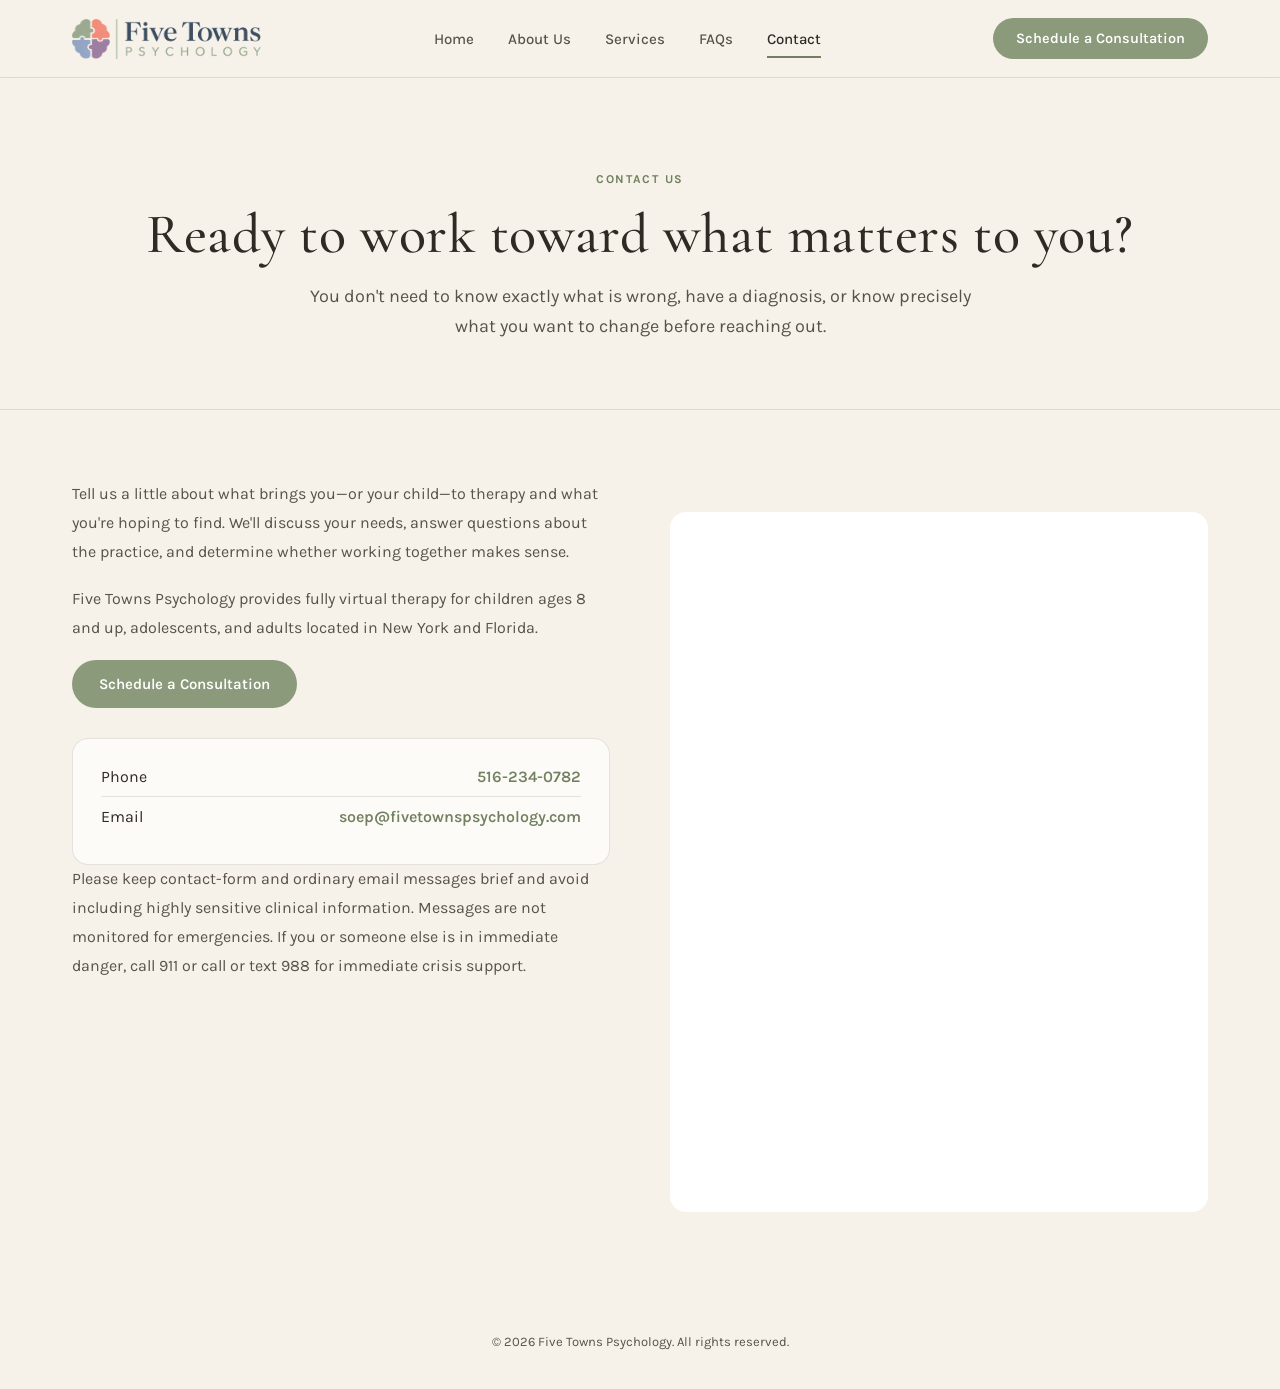
<file: contact/index.html>
<!doctype html>
<html lang="en">
<head>
<meta charset="UTF-8" />
<meta name="viewport" content="width=device-width, initial-scale=1.0" />
<title>Contact Us | Five Towns Psychology</title>
<meta name="description" content="Reach out to Five Towns Psychology to schedule a consultation. Fully virtual therapy for children, adolescents, and adults in New York and Florida." />
<link rel="preconnect" href="https://fonts.googleapis.com">
<link rel="preconnect" href="https://fonts.gstatic.com" crossorigin>
<link href="https://fonts.googleapis.com/css2?family=Cormorant+Garamond:ital,wght@0,400;0,500;0,600;1,400&family=Karla:wght@400;500;600;700&display=swap" rel="stylesheet">
<link rel="stylesheet" href="/assets/site.css">
<link rel="icon" href="/favicon.ico" sizes="any">
<link rel="icon" href="/assets/icon-192.png" type="image/png" sizes="192x192">
<link rel="apple-touch-icon" href="/apple-touch-icon.png">
</head>
<body>

<header>
  <div class="nav">
    <a class="brand" href="/">
      <img class="brand-logo" src="/assets/logo.png" alt="Five Towns Psychology">
    </a>
    <nav class="nav-links">
      <a href="/">Home</a>
      <a href="/about-us/">About Us</a>
      <a href="/services/">Services</a>
      <a href="/faq/">FAQs</a>
      <a href="/contact/" class="active">Contact</a>
    </nav>
    <div class="nav-cta">
      <a href="#booking" class="btn btn-primary btn-header"><span class="long">Schedule a Consultation</span><span class="short">Schedule</span></a>
      <button class="menu-toggle" aria-label="Open menu" aria-expanded="false" aria-controls="mobile-menu">
        <svg viewBox="0 0 24 24" fill="none" stroke="currentColor" stroke-width="1.8"><path d="M3 6h18M3 12h18M3 18h18"/></svg>
      </button>
    </div>
  </div>
  <nav id="mobile-menu" class="mobile-menu" aria-label="Mobile navigation">
    <a href="/">Home</a>
    <a href="/about-us/">About Us</a>
    <a href="/services/">Services</a>
    <a href="/faq/">FAQs</a>
    <a href="/contact/">Contact</a>
  </nav>
</header>

<main>

  <section class="page-hero">
    <div class="wrap">
      <p class="eyebrow">Contact Us</p>
      <h1>Ready to work toward what matters to you?</h1>
      <p>You don't need to know exactly what is wrong, have a diagnosis, or know precisely what you want to change before reaching out.</p>
    </div>
  </section>

  <section class="contact-wrap">
    <div class="wrap contact-grid">
      <div class="contact-copy">
        <p>Tell us a little about what brings you&mdash;or your child&mdash;to therapy and what you're hoping to find. We'll discuss your needs, answer questions about the practice, and determine whether working together makes sense.</p>
        <p>Five Towns Psychology provides fully virtual therapy for children ages 8 and up, adolescents, and adults located in New York and Florida.</p>
        <a href="#booking" class="btn btn-primary">Schedule a Consultation</a>

        <div class="contact-details">
          <div class="row"><span>Phone</span><a href="tel:5162340782">516-234-0782</a></div>
          <div class="row"><span>Email</span><a href="mailto:soep@fivetownspsychology.com">soep@fivetownspsychology.com</a></div>
        </div>
        <p class="contact-note">Please keep contact-form and ordinary email messages brief and avoid including highly sensitive clinical information. Messages are not monitored for emergencies. If you or someone else is in immediate danger, call 911 or call or text 988 for immediate crisis support.</p>
      </div>

      <div id="booking">
        <iframe class="booking-embed" src="https://a-soep.clientsecure.me/contact-widget" title="Schedule an appointment with Five Towns Psychology" loading="lazy"></iframe>
      </div>
    </div>
  </section>

</main>

<footer><div class="wrap">&copy; <span id="year"></span> Five Towns Psychology. All rights reserved.</div></footer>
<script src="/assets/site.js"></script>
</body>
</html>
</file>
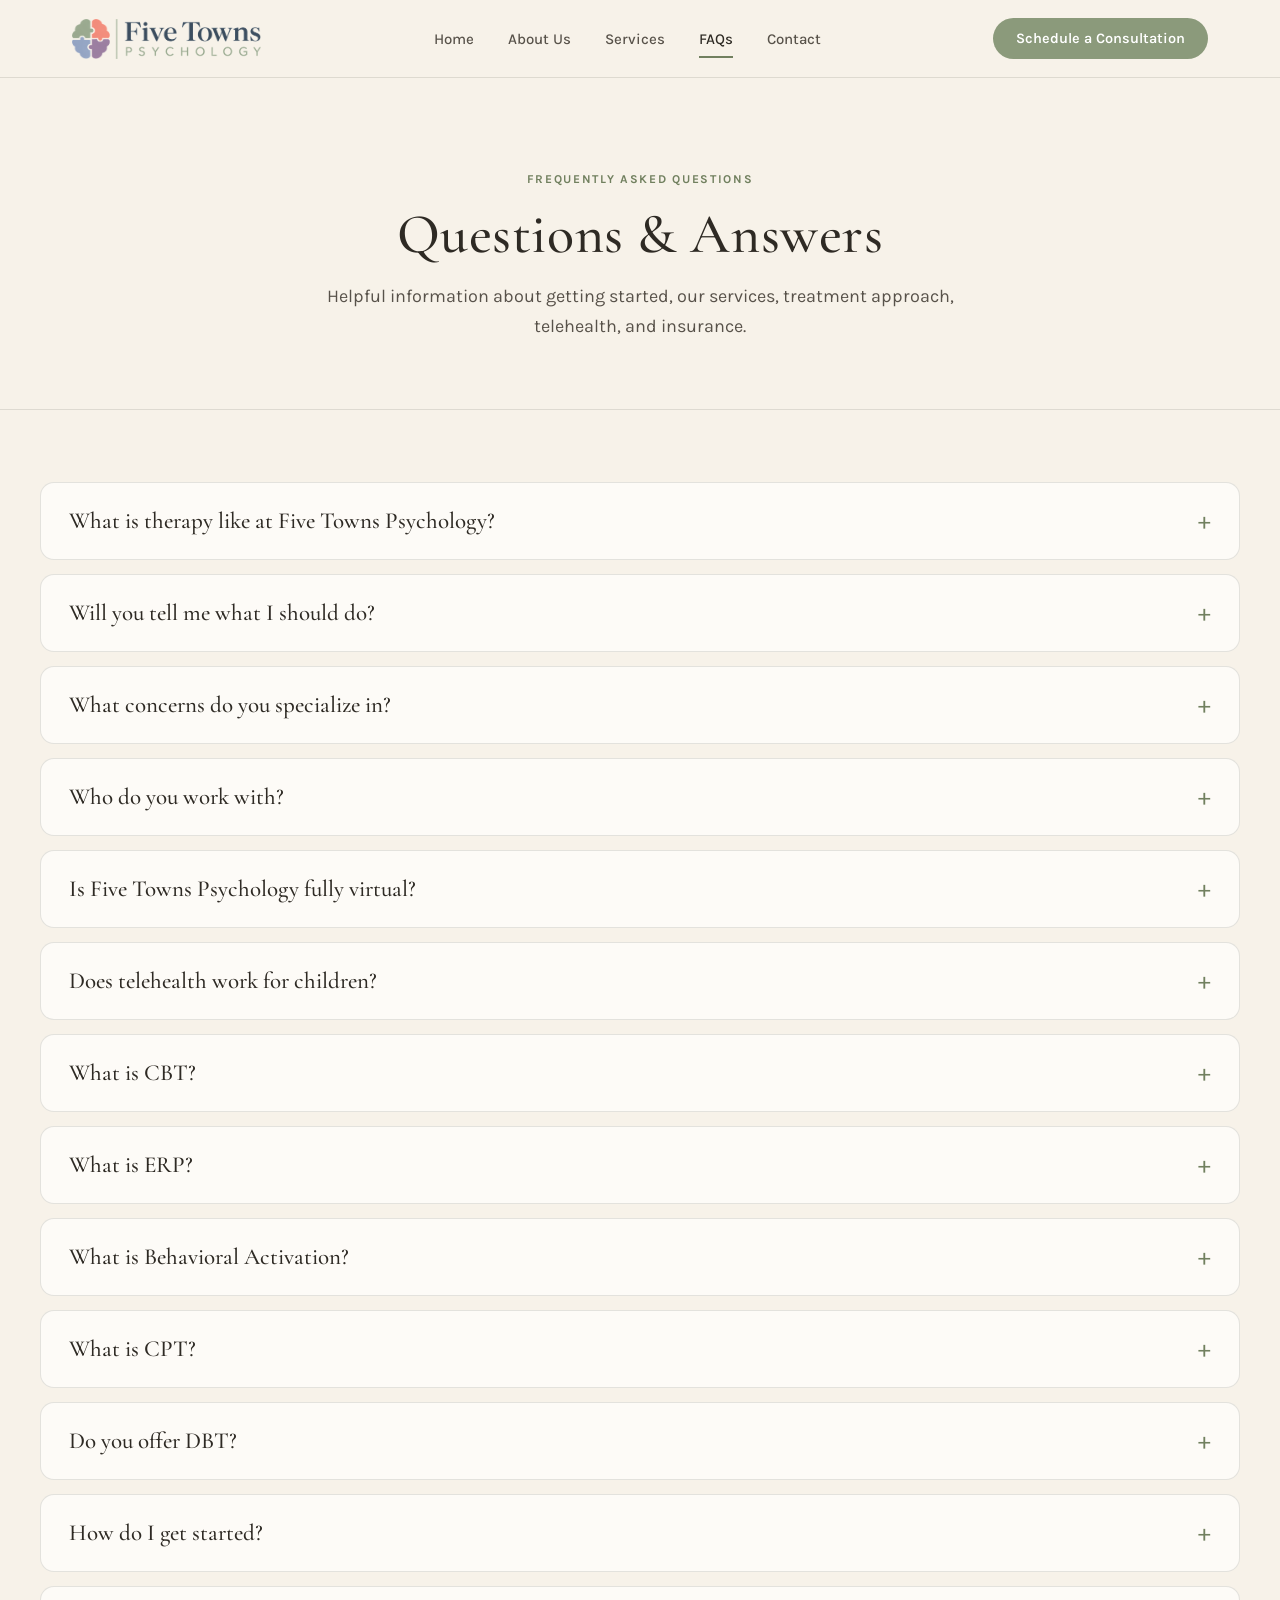
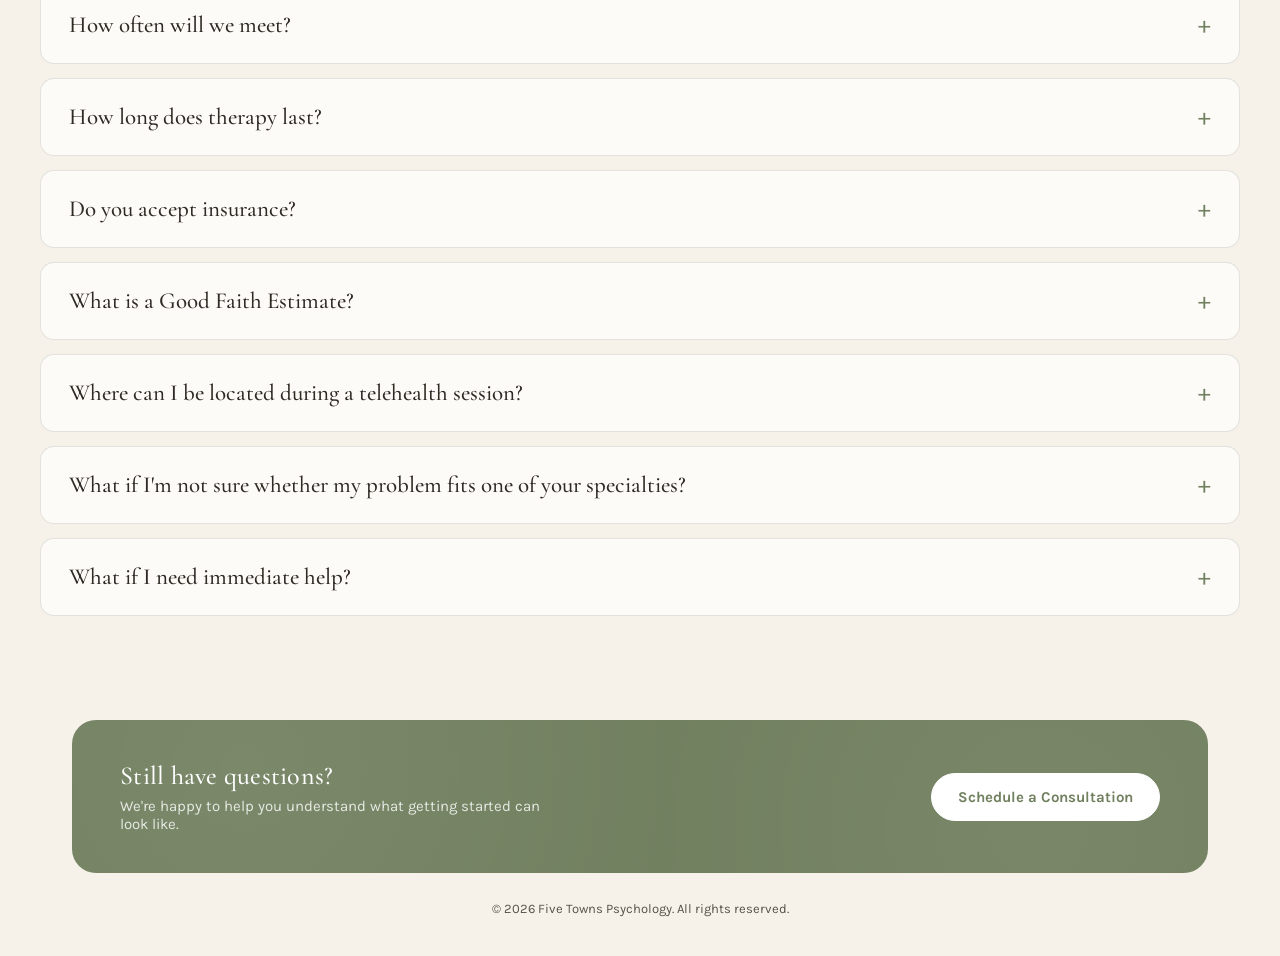
<file: faq/index.html>
<!doctype html>
<html lang="en">
<head>
<meta charset="UTF-8" />
<meta name="viewport" content="width=device-width, initial-scale=1.0" />
<title>FAQ | Five Towns Psychology</title>
<meta name="description" content="Frequently asked questions about therapy, treatment approaches, telehealth, insurance, and getting started at Five Towns Psychology." />
<link rel="preconnect" href="https://fonts.googleapis.com">
<link rel="preconnect" href="https://fonts.gstatic.com" crossorigin>
<link href="https://fonts.googleapis.com/css2?family=Cormorant+Garamond:ital,wght@0,400;0,500;0,600;1,400&family=Karla:wght@400;500;600;700&display=swap" rel="stylesheet">
<link rel="stylesheet" href="/assets/site.css">
<link rel="icon" href="/favicon.ico" sizes="any">
<link rel="icon" href="/assets/icon-192.png" type="image/png" sizes="192x192">
<link rel="apple-touch-icon" href="/apple-touch-icon.png">
</head>
<body>

<header>
  <div class="nav">
    <a class="brand" href="/">
      <img class="brand-logo" src="/assets/logo.png" alt="Five Towns Psychology">
    </a>
    <nav class="nav-links">
      <a href="/">Home</a>
      <a href="/about-us/">About Us</a>
      <a href="/services/">Services</a>
      <a href="/faq/" class="active">FAQs</a>
      <a href="/contact/">Contact</a>
    </nav>
    <div class="nav-cta">
      <a href="/contact/" class="btn btn-primary btn-header"><span class="long">Schedule a Consultation</span><span class="short">Schedule</span></a>
      <button class="menu-toggle" aria-label="Open menu" aria-expanded="false" aria-controls="mobile-menu">
        <svg viewBox="0 0 24 24" fill="none" stroke="currentColor" stroke-width="1.8"><path d="M3 6h18M3 12h18M3 18h18"/></svg>
      </button>
    </div>
  </div>
  <nav id="mobile-menu" class="mobile-menu" aria-label="Mobile navigation">
    <a href="/">Home</a>
    <a href="/about-us/">About Us</a>
    <a href="/services/">Services</a>
    <a href="/faq/">FAQs</a>
    <a href="/contact/">Contact</a>
  </nav>
</header>

<main>

  <section class="page-hero">
    <div class="wrap">
      <p class="eyebrow">Frequently Asked Questions</p>
      <h1>Questions &amp; Answers</h1>
      <p>Helpful information about getting started, our services, treatment approach, telehealth, and insurance.</p>
    </div>
  </section>

  <section class="wrap faqs">

    <details class="faq">
      <summary>What is therapy like at Five Towns Psychology?</summary>
      <div class="answer">
        <p>Therapy is collaborative, active, and individualized.</p>
        <p>We want to understand both what is difficult and what you want your life to look like instead. Together, we'll identify goals for treatment and use evidence-based strategies to help you work toward them.</p>
        <p>Sessions aren't limited to talking about what happened during the week. Depending on your needs, therapy may involve learning new skills, examining patterns, practicing different ways of responding, completing exercises between sessions, or gradually approaching situations you've been avoiding.</p>
        <p>We want what happens in therapy to translate into meaningful changes outside of therapy.</p>
      </div>
    </details>

    <details class="faq">
      <summary>Will you tell me what I should do?</summary>
      <div class="answer">
        <p>Our job isn't to decide what your life should look like.</p>
        <p>Therapy will sometimes involve feedback, questions, new perspectives, or encouragement to try something difficult. But those interventions should serve your identified goals and values.</p>
        <p>We may help you examine whether a particular behavior is moving you closer to or further from what you say matters to you. Ultimately, your values aren't ours to choose.</p>
      </div>
    </details>

    <details class="faq">
      <summary>What concerns do you specialize in?</summary>
      <div class="answer">
        <p>Our primary areas of specialty are:</p>
        <p>Anxiety &middot; OCD, treated with Exposure and Response Prevention (ERP) &middot; Depression, with Behavioral Activation (BA) as a primary treatment approach &middot; Trauma and PTSD, including Cognitive Processing Therapy (CPT) &middot; Emotion regulation, using DBT-informed treatment</p>
        <p>We also work with ADHD-related difficulties, relationship challenges, life transitions, and parenting and family stress.</p>
      </div>
    </details>

    <details class="faq">
      <summary>Who do you work with?</summary>
      <div class="answer">
        <p>Five Towns Psychology provides individual therapy for children ages 8 and up, adolescents, and adults.</p>
        <p>With children and adolescents, parent involvement is determined by the child's age, needs, treatment goals, and clinical circumstances.</p>
      </div>
    </details>

    <details class="faq">
      <summary>Is Five Towns Psychology fully virtual?</summary>
      <div class="answer">
        <p>Yes. All therapy sessions are conducted through telehealth for clients located in New York and Florida.</p>
        <p>Virtual sessions eliminate travel time and allow you to attend therapy from a private, comfortable location, making it easier to fit therapy around work, school, family life, and other responsibilities.</p>
      </div>
    </details>

    <details class="faq">
      <summary>Does telehealth work for children?</summary>
      <div class="answer">
        <p>Telehealth can work well for many children, but&mdash;as with any form of therapy&mdash;it needs to be a good fit for the individual child.</p>
        <p>Sessions with children are adapted to their developmental level and may incorporate games, videos, activities, conversation, and interactive exercises. Parent participation can also be incorporated when helpful.</p>
        <p>During an initial consultation, we can discuss your child's needs and whether virtual treatment appears appropriate.</p>
      </div>
    </details>

    <details class="faq">
      <summary>What is CBT?</summary>
      <div class="answer">
        <p>Cognitive Behavioral Therapy (CBT) is an evidence-based approach that examines the relationships among thoughts, emotions, and behaviors.</p>
        <p>CBT is active and goal-oriented. Depending on what brings you to treatment, it may involve identifying patterns of thinking, changing behaviors that are maintaining a problem, developing coping strategies, or practicing new responses both during and between sessions.</p>
      </div>
    </details>

    <details class="faq">
      <summary>What is ERP?</summary>
      <div class="answer">
        <p>Exposure and Response Prevention (ERP) is an evidence-based treatment for obsessive-compulsive disorder (OCD).</p>
        <p>ERP involves gradually approaching thoughts, situations, sensations, or uncertainty that trigger obsessive fears while practicing reducing or resisting the compulsions typically used to feel safer or more certain.</p>
        <p>ERP is collaborative. Exposures are planned together and connected to the client's treatment goals.</p>
      </div>
    </details>

    <details class="faq">
      <summary>What is Behavioral Activation?</summary>
      <div class="answer">
        <p>Behavioral Activation (BA) is an evidence-based approach used to treat depression.</p>
        <p>Depression often leads people to withdraw, avoid responsibilities, stop engaging in enjoyable or meaningful activities, or wait until they feel motivated before doing things. Unfortunately, this can further reduce opportunities for connection, accomplishment, enjoyment, and meaning.</p>
        <p>Behavioral Activation helps clients gradually reverse that cycle by identifying and engaging in activities connected to their individual goals and values&mdash;even when motivation is low.</p>
      </div>
    </details>

    <details class="faq">
      <summary>What is CPT?</summary>
      <div class="answer">
        <p>Cognitive Processing Therapy (CPT) is an evidence-based treatment for PTSD and trauma-related symptoms.</p>
        <p>CPT focuses on identifying and examining "stuck points"&mdash;beliefs about the traumatic experience, yourself, other people, or the world that may be contributing to ongoing distress.</p>
        <p>The goal isn't to tell you how you should interpret what happened. Instead, CPT provides a structured way to examine these beliefs and develop a more balanced understanding of the trauma and its impact.</p>
      </div>
    </details>

    <details class="faq">
      <summary>Do you offer DBT?</summary>
      <div class="answer">
        <p>We provide DBT-informed individual therapy, including skills related to mindfulness, distress tolerance, emotion regulation, and interpersonal effectiveness.</p>
        <p>Five Towns Psychology does not offer a comprehensive DBT program that includes all components of standard DBT.</p>
        <p>If you are specifically looking for comprehensive DBT, we can discuss whether the services we provide are appropriate for your needs.</p>
      </div>
    </details>

    <details class="faq">
      <summary>How do I get started?</summary>
      <div class="answer">
        <p>Contact the practice by phone, email, or through the website contact form and tell us briefly what brings you&mdash;or your child&mdash;to therapy.</p>
        <p>We can discuss what you're looking for, answer questions about the practice, and determine whether Five Towns Psychology may be a good fit.</p>
        <p>Phone: <a href="tel:5162340782">516-234-0782</a><br>Email: <a href="mailto:soep@fivetownspsychology.com">soep@fivetownspsychology.com</a></p>
      </div>
    </details>

    <details class="faq">
      <summary>How often will we meet?</summary>
      <div class="answer">
        <p>Session frequency depends on your needs, treatment goals, and the type of treatment being provided.</p>
        <p>We'll discuss recommended frequency when beginning treatment and revisit it as needed based on your progress and circumstances.</p>
      </div>
    </details>

    <details class="faq">
      <summary>How long does therapy last?</summary>
      <div class="answer">
        <p>There isn't one answer that applies to everyone.</p>
        <p>Some evidence-based treatments are more structured and time-limited, while other goals may benefit from longer-term work. We'll discuss your treatment plan collaboratively and periodically evaluate your progress.</p>
        <p>The aim isn't to keep you in therapy indefinitely. It's to help you make meaningful progress toward your goals and develop skills you can carry with you outside of therapy.</p>
      </div>
    </details>

    <details class="faq">
      <summary>Do you accept insurance?</summary>
      <div class="answer">
        <p>Five Towns Psychology is an out-of-network practice.</p>
        <p>If your insurance plan includes out-of-network mental health benefits, you may be eligible for partial reimbursement. Coverage and reimbursement vary by plan, so we recommend checking directly with your insurance company regarding your benefits.</p>
      </div>
    </details>

    <details class="faq">
      <summary>What is a Good Faith Estimate?</summary>
      <div class="answer">
        <p>If you do not have health insurance or do not plan to use your health insurance to pay for services, federal law gives you the right to receive a Good Faith Estimate of the expected charges for your care.</p>
        <p>Because the frequency and duration of psychotherapy can vary depending on each client's needs, goals, and progress, a Good Faith Estimate is based on the services reasonably expected at the time the estimate is prepared. It is an estimate and does not require you to attend a particular number of sessions.</p>
        <p>You may request a Good Faith Estimate before scheduling services. A Good Faith Estimate will also be provided when required under federal law after services are scheduled.</p>
        <p>If you receive a bill from a provider that is at least $400 more than the amount listed for that provider on your Good Faith Estimate, you may be eligible to use the federal patient-provider dispute resolution process.</p>
        <p>For more information about your right to a Good Faith Estimate, visit <a href="https://www.cms.gov/nosurprises" target="_blank" rel="noopener">CMS.gov/NoSurprises</a>.</p>
        <p>To request a Good Faith Estimate from Five Towns Psychology, contact us at <a href="tel:5162340782">516-234-0782</a> or <a href="mailto:soep@fivetownspsychology.com">soep@fivetownspsychology.com</a>.</p>
      </div>
    </details>

    <details class="faq">
      <summary>Where can I be located during a telehealth session?</summary>
      <div class="answer">
        <p>Clients must be physically located in New York or Florida at the time of the telehealth session.</p>
        <p>Because telehealth requirements are based on where the client is physically located during the appointment, we are currently able to provide services only when clients are in one of those two states.</p>
      </div>
    </details>

    <details class="faq">
      <summary>What if I'm not sure whether my problem fits one of your specialties?</summary>
      <div class="answer">
        <p>Reach out.</p>
        <p>People don't always fit neatly into one diagnostic category, and you don't need to know your diagnosis before contacting us. During an initial consultation, we can learn more about what you're experiencing and discuss whether our approach is likely to be a good fit.</p>
        <p>If we aren't the right fit for what you need, we'll let you know.</p>
      </div>
    </details>

    <details class="faq">
      <summary>What if I need immediate help?</summary>
      <div class="answer">
        <p>Five Towns Psychology is an outpatient therapy practice and does not provide emergency or crisis services.</p>
        <p>The website contact form, phone, and email are not monitored for emergencies. If you or someone else is in immediate danger, call 911 or go to the nearest emergency department. You can also call or text 988 for immediate crisis support in the United States.</p>
      </div>
    </details>

  </section>

  <section class="wrap">
    <div class="cta-band">
      <div class="cta-band-inner">
        <div>
          <h3>Still have questions?</h3>
          <p>We're happy to help you understand what getting started can look like.</p>
        </div>
        <a href="/contact/" class="btn btn-outline-light">Schedule a Consultation</a>
      </div>
    </div>
  </section>

</main>

<footer><div class="wrap">&copy; <span id="year"></span> Five Towns Psychology. All rights reserved.</div></footer>
<script src="/assets/site.js"></script>
</body>
</html>
</file>
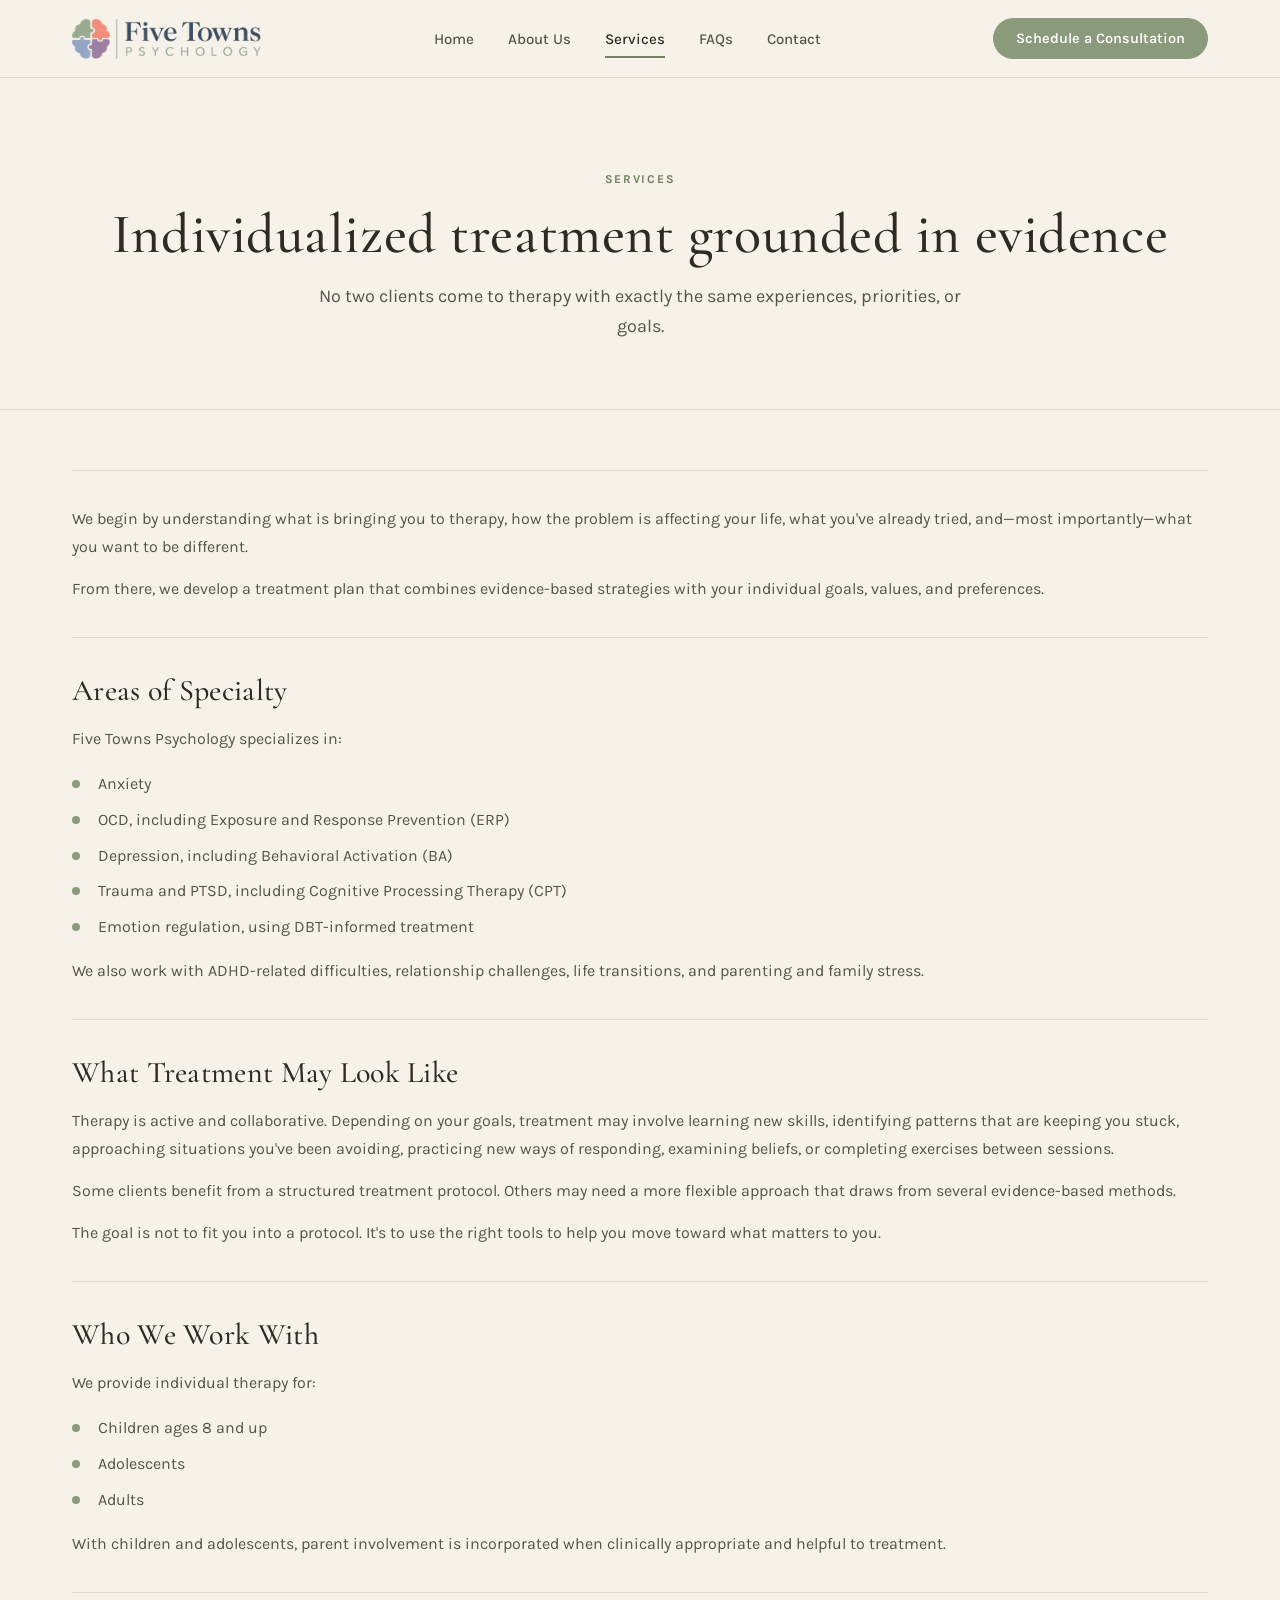
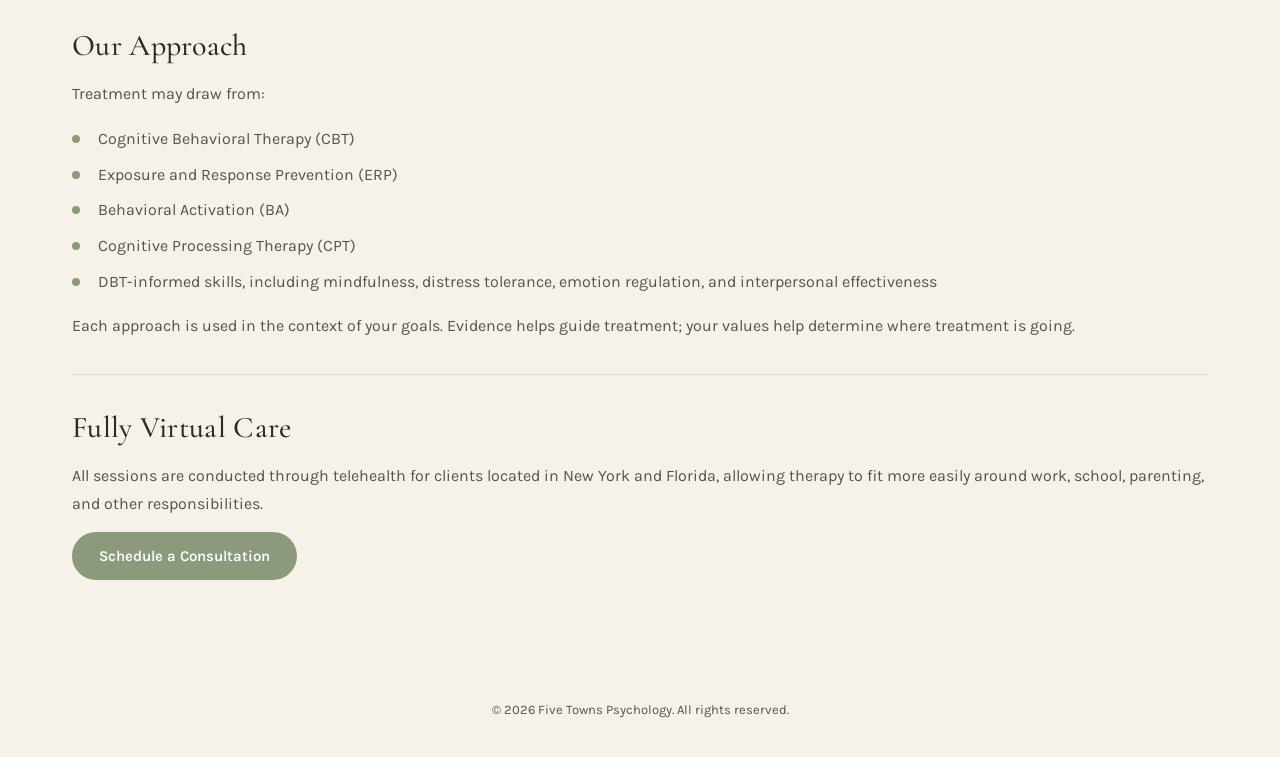
<file: services/index.html>
<!doctype html>
<html lang="en">
<head>
<meta charset="UTF-8" />
<meta name="viewport" content="width=device-width, initial-scale=1.0" />
<title>Services | Five Towns Psychology</title>
<meta name="description" content="Individualized, evidence-based therapy for anxiety, OCD, depression, trauma, and emotion regulation &mdash; for children 8+, adolescents, and adults. Fully virtual in New York and Florida." />
<link rel="preconnect" href="https://fonts.googleapis.com">
<link rel="preconnect" href="https://fonts.gstatic.com" crossorigin>
<link href="https://fonts.googleapis.com/css2?family=Cormorant+Garamond:ital,wght@0,400;0,500;0,600;1,400&family=Karla:wght@400;500;600;700&display=swap" rel="stylesheet">
<link rel="stylesheet" href="/assets/site.css">
<link rel="icon" href="/favicon.ico" sizes="any">
<link rel="icon" href="/assets/icon-192.png" type="image/png" sizes="192x192">
<link rel="apple-touch-icon" href="/apple-touch-icon.png">
</head>
<body>

<header>
  <div class="nav">
    <a class="brand" href="/">
      <img class="brand-logo" src="/assets/logo.png" alt="Five Towns Psychology">
    </a>
    <nav class="nav-links">
      <a href="/">Home</a>
      <a href="/about-us/">About Us</a>
      <a href="/services/" class="active">Services</a>
      <a href="/faq/">FAQs</a>
      <a href="/contact/">Contact</a>
    </nav>
    <div class="nav-cta">
      <a href="/contact/" class="btn btn-primary btn-header"><span class="long">Schedule a Consultation</span><span class="short">Schedule</span></a>
      <button class="menu-toggle" aria-label="Open menu" aria-expanded="false" aria-controls="mobile-menu">
        <svg viewBox="0 0 24 24" fill="none" stroke="currentColor" stroke-width="1.8"><path d="M3 6h18M3 12h18M3 18h18"/></svg>
      </button>
    </div>
  </div>
  <nav id="mobile-menu" class="mobile-menu" aria-label="Mobile navigation">
    <a href="/">Home</a>
    <a href="/about-us/">About Us</a>
    <a href="/services/">Services</a>
    <a href="/faq/">FAQs</a>
    <a href="/contact/">Contact</a>
  </nav>
</header>

<main>

  <section class="page-hero">
    <div class="wrap">
      <p class="eyebrow">Services</p>
      <h1>Individualized treatment grounded in evidence</h1>
      <p>No two clients come to therapy with exactly the same experiences, priorities, or goals.</p>
    </div>
  </section>

  <section class="svc-list">
    <div class="wrap">

      <div class="svc-block">
        <p>We begin by understanding what is bringing you to therapy, how the problem is affecting your life, what you've already tried, and&mdash;most importantly&mdash;what you want to be different.</p>
        <p>From there, we develop a treatment plan that combines evidence-based strategies with your individual goals, values, and preferences.</p>
      </div>

      <div class="svc-block" id="specialty">
        <h2>Areas of Specialty</h2>
        <p>Five Towns Psychology specializes in:</p>
        <ul class="svc-bullets">
          <li id="anxiety">Anxiety</li>
          <li id="ocd">OCD, including Exposure and Response Prevention (ERP)</li>
          <li id="depression">Depression, including Behavioral Activation (BA)</li>
          <li id="trauma">Trauma and PTSD, including Cognitive Processing Therapy (CPT)</li>
          <li id="emotion-regulation">Emotion regulation, using DBT-informed treatment</li>
        </ul>
        <p>We also work with ADHD-related difficulties, relationship challenges, life transitions, and parenting and family stress.</p>
      </div>

      <div class="svc-block">
        <h2>What Treatment May Look Like</h2>
        <p>Therapy is active and collaborative. Depending on your goals, treatment may involve learning new skills, identifying patterns that are keeping you stuck, approaching situations you've been avoiding, practicing new ways of responding, examining beliefs, or completing exercises between sessions.</p>
        <p>Some clients benefit from a structured treatment protocol. Others may need a more flexible approach that draws from several evidence-based methods.</p>
        <p>The goal is not to fit you into a protocol. It's to use the right tools to help you move toward what matters to you.</p>
      </div>

      <div class="svc-block">
        <h2>Who We Work With</h2>
        <p>We provide individual therapy for:</p>
        <ul class="svc-bullets">
          <li>Children ages 8 and up</li>
          <li>Adolescents</li>
          <li>Adults</li>
        </ul>
        <p>With children and adolescents, parent involvement is incorporated when clinically appropriate and helpful to treatment.</p>
      </div>

      <div class="svc-block">
        <h2>Our Approach</h2>
        <p>Treatment may draw from:</p>
        <ul class="svc-bullets">
          <li>Cognitive Behavioral Therapy (CBT)</li>
          <li>Exposure and Response Prevention (ERP)</li>
          <li>Behavioral Activation (BA)</li>
          <li>Cognitive Processing Therapy (CPT)</li>
          <li>DBT-informed skills, including mindfulness, distress tolerance, emotion regulation, and interpersonal effectiveness</li>
        </ul>
        <p>Each approach is used in the context of your goals. Evidence helps guide treatment; your values help determine where treatment is going.</p>
      </div>

      <div class="svc-block">
        <h2>Fully Virtual Care</h2>
        <p>All sessions are conducted through telehealth for clients located in New York and Florida, allowing therapy to fit more easily around work, school, parenting, and other responsibilities.</p>
        <a href="/contact/" class="btn btn-primary">Schedule a Consultation</a>
      </div>

    </div>
  </section>

</main>

<footer><div class="wrap">&copy; <span id="year"></span> Five Towns Psychology. All rights reserved.</div></footer>
<script src="/assets/site.js"></script>
</body>
</html>
</file>
<file: assets/site.css>
/* Five Towns Psychology — shared site styles */
:root{
  --cream:#F7F2E9; --cream-deep:#F0E9DA; --ink:#2E2A24; --ink-soft:#58524A;
  --sage:#8B9A7B; --sage-deep:#71805F; --lavender:#8C7DB5; --terracotta:#D2745C;
  --slate-blue:#7C93B0; --line:rgba(46,42,36,.12); --paper:#FDFBF7;
}
*{box-sizing:border-box}
html{scroll-behavior:smooth}
body{margin:0;font-family:'Karla',sans-serif;color:var(--ink);background:var(--cream);-webkit-font-smoothing:antialiased}
h1,h2,h3,.serif{font-family:'Cormorant Garamond',serif;font-weight:500;letter-spacing:.01em;margin:0}
a{color:inherit;text-decoration:none}
img{display:block;max-width:100%}
.wrap{max-width:1200px;margin:0 auto;padding:0 32px}
.eyebrow{font-size:12px;font-weight:700;letter-spacing:.14em;text-transform:uppercase;color:var(--sage-deep)}
.section-head{max-width:720px}
.section-head h2{font-size:40px;margin:10px 0 18px}
.lede{font-size:17px;color:var(--ink-soft);line-height:1.7}

/* Buttons */
.btn{display:inline-flex;align-items:center;justify-content:center;gap:8px;padding:14px 26px;border-radius:999px;font-size:15px;font-weight:600;font-family:'Karla',sans-serif;cursor:pointer;border:1px solid transparent;transition:transform .15s ease,box-shadow .15s ease,background .15s ease,color .15s ease;white-space:nowrap}
.btn:hover{transform:translateY(-1px)}
.btn-primary{background:var(--sage);color:#fff}
.btn-primary:hover{background:var(--sage-deep);box-shadow:0 8px 20px -8px rgba(113,128,95,.55)}
.btn-outline{background:transparent;border-color:var(--line);color:var(--ink)}
.btn-outline:hover{border-color:var(--sage-deep);color:var(--sage-deep)}
.btn-outline-light{background:transparent;border-color:rgba(255,255,255,.55);color:#fff}
.btn-outline-light:hover{background:rgba(255,255,255,.12)}
.btn-sm{padding:10px 20px;font-size:14px}

/* Header / nav */
header{position:sticky;top:0;z-index:50;background:rgba(247,242,233,.92);backdrop-filter:blur(10px);border-bottom:1px solid var(--line)}
.nav{display:flex;align-items:center;justify-content:space-between;padding:18px 32px;max-width:1200px;margin:0 auto}
.brand{display:flex;align-items:center;gap:12px}
.brand-logo{height:40px;width:auto;display:block}
.nav-links{display:flex;align-items:center;gap:34px;font-size:15px;font-weight:500}
.nav-links a{position:relative;padding:6px 0;color:var(--ink-soft);transition:color .15s ease}
.nav-links a:hover{color:var(--ink)}
.nav-links a.active{color:var(--ink)}
.nav-links a.active::after{content:"";position:absolute;left:0;right:0;bottom:-4px;height:2px;background:var(--sage-deep)}
.nav-cta{display:flex;align-items:center;gap:18px}
.btn-header .short{display:none}
.btn-header{padding:11px 22px;font-size:14.5px}
.menu-toggle{display:none;background:none;border:none;cursor:pointer;padding:6px;color:var(--ink)}
.menu-toggle svg{width:26px;height:26px}
.mobile-menu{display:none}
.mobile-menu.open{display:block;position:absolute;top:100%;left:0;right:0;background:rgba(247,242,233,.98);backdrop-filter:blur(10px);border-bottom:1px solid var(--line);padding:8px 20px 20px;box-shadow:0 12px 25px -20px rgba(46,42,36,.4)}
.mobile-menu a{display:block;padding:14px 4px;border-bottom:1px solid var(--line);font-size:16px;color:var(--ink-soft)}
.mobile-menu a:last-child{border-bottom:0}
.mobile-menu .mobile-book{margin-top:14px;text-align:center;background:var(--sage);color:#fff;border-radius:999px;border:0}

/* Generic page hero (About / Services / FAQ / Contact) */
.page-hero{padding:82px 0 68px;text-align:center;border-bottom:1px solid var(--line)}
.page-hero h1{font-size:56px;margin:14px 0}
.page-hero p:last-child{max-width:680px;margin:0 auto;color:var(--ink-soft);font-size:18px;line-height:1.65}

/* Home hero */
.hero{padding:64px 0 0}
.hero-grid{display:grid;grid-template-columns:1fr 1fr;gap:56px;align-items:center}
.hero h1{font-size:54px;line-height:1.1;margin:18px 0 22px}
.hero p.lead{font-size:18px;color:var(--ink-soft);line-height:1.7;max-width:460px;margin-bottom:28px}
.hero-actions{display:flex;gap:16px;flex-wrap:wrap}
.hero-photo{position:relative;border-radius:22px;overflow:hidden;aspect-ratio:4/3.1;background:var(--cream-deep)}
.hero-photo img{width:100%;height:100%;object-fit:cover}

/* Intro / lede block under hero */
.intro{padding:56px 0 0}
.intro .wrap{max-width:860px}
.intro p{font-size:17px;color:var(--ink-soft);line-height:1.8;margin:0 0 20px}
.intro p:last-child{margin-bottom:0}

/* Trust strip */
.trust{background:var(--cream-deep);border-top:1px solid var(--line);border-bottom:1px solid var(--line);margin-top:64px}
.trust-grid{display:grid;grid-template-columns:repeat(4,1fr);padding:40px 0}
.trust-item{display:flex;gap:16px;align-items:flex-start;padding:0 24px;border-left:1px solid var(--line)}
.trust-item:first-child{border-left:none;padding-left:0}
.trust-icon{width:46px;height:46px;flex:none;border-radius:50%;display:flex;align-items:center;justify-content:center;font-size:19px}
.trust-item h3{font-family:'Karla',sans-serif;font-weight:700;font-size:15px;margin-bottom:4px}
.trust-item p{font-size:14px;color:var(--ink-soft);line-height:1.5;margin:0}

/* Goals / values section */
.goals{padding:90px 0}
.goals .wrap{max-width:860px}
.goals h2{font-size:40px;margin:10px 0 24px}
.goals p{font-size:17px;color:var(--ink-soft);line-height:1.8;margin:0 0 20px}
.goals p:last-child{margin-bottom:0}

/* Specialty deep-dive blocks */
.specialty-section{padding:20px 0 90px}
.specialty-section>.wrap>.section-head{margin:0 auto 50px;text-align:center;max-width:680px}
.specialty{display:grid;grid-template-columns:120px 1fr;gap:36px;padding:38px 0;border-top:1px solid var(--line)}
.specialty:first-of-type{border-top:1px solid var(--line)}
.specialty-icon{width:84px;height:84px;border-radius:50%;display:flex;align-items:center;justify-content:center;flex:none}
.specialty-icon svg{width:36px;height:36px}
.specialty h3{font-size:30px;margin-bottom:14px}
.specialty p{font-size:16px;color:var(--ink-soft);line-height:1.75;margin:0 0 16px}
.specialty .btn{margin-top:8px}

/* Lifespan cards */
.lifespan{background:var(--cream-deep);padding:90px 0}
.lifespan>.wrap>.section-head{margin:0 auto 50px;text-align:center;max-width:680px}
.lifespan-grid{display:grid;grid-template-columns:repeat(3,1fr);gap:24px}
.lifespan-card{background:var(--paper);border:1px solid var(--line);border-radius:18px;padding:34px 30px}
.lifespan-card h3{font-size:26px;margin-bottom:14px}
.lifespan-card p{font-size:15px;color:var(--ink-soft);line-height:1.7;margin:0 0 14px}
.lifespan-card p:last-child{margin-bottom:0}

/* Our Approach */
.approach{padding:90px 0}
.approach>.wrap>.section-head{margin:0 auto 46px;text-align:center;max-width:680px}
.approach-grid{display:grid;grid-template-columns:repeat(3,1fr);gap:24px;margin-bottom:40px}
.approach-card{padding:0}
.approach-card .num{font-family:'Cormorant Garamond',serif;font-size:34px;color:var(--sage-deep);margin-bottom:10px;display:block}
.approach-card p{font-size:15.5px;color:var(--ink-soft);line-height:1.7;margin:0}
.approach-quote{text-align:center;font-family:'Cormorant Garamond',serif;font-style:italic;font-size:26px;color:var(--ink);max-width:620px;margin:0 auto}

/* Virtual / telehealth */
.virtual{padding:20px 0 96px}
.virtual-grid{display:grid;grid-template-columns:.95fr 1.05fr;gap:64px;align-items:center;background:var(--cream-deep);border-radius:28px;padding:56px;position:relative;overflow:hidden}
.virtual-photo{border-radius:18px;overflow:hidden;aspect-ratio:4/3.3;background:var(--paper)}
.virtual-photo img{width:100%;height:100%;object-fit:cover}
.virtual-copy h2{font-size:38px;line-height:1.14;margin:12px 0 16px}
.virtual-copy p{color:var(--ink-soft);line-height:1.7;font-size:16px;max-width:460px;margin-bottom:18px}
.virtual-copy p:last-of-type{margin-bottom:0}
.virtual-tagline{font-family:'Cormorant Garamond',serif;font-style:italic;font-size:20px;color:var(--ink);margin-top:22px}

/* Founder teaser (home) */
.founder{padding:0 0 80px}
.founder-row{display:grid;grid-template-columns:220px 1fr;gap:44px;align-items:center}
.founder-photo{width:220px;height:220px;border-radius:18px;overflow:hidden;background:var(--cream-deep)}
.founder-photo img{width:100%;height:100%;object-fit:cover}
.founder-copy h2{font-size:32px;margin:8px 0 14px}
.founder-copy p{color:var(--ink-soft);line-height:1.65;font-size:15.5px;max-width:620px;margin:0 0 20px;border-left:2px solid var(--line);padding-left:22px}

/* About page */
.about{padding:90px 0}
.about-grid{display:grid;grid-template-columns:340px 1fr;gap:70px;align-items:start}
.portrait{border-radius:22px;overflow:hidden;background:var(--cream-deep)}
.portrait img{width:100%;display:block}
.about-copy p{font-size:16px;color:var(--ink-soft);line-height:1.8;margin:0 0 18px}
.about-copy p:last-child{margin-bottom:0}
.credentials{margin-top:30px;padding:26px;background:var(--paper);border:1px solid var(--line);border-radius:16px}
.credentials strong{display:block;margin-bottom:8px}
.credentials span{color:var(--ink-soft);font-size:15px;line-height:1.6}

/* Services page */
.svc-list{padding:60px 0}
.svc-block{padding:34px 0;border-top:1px solid var(--line)}
.svc-block:first-child{border-top:1px solid var(--line)}
.svc-block h2{font-size:30px;margin-bottom:16px}
.svc-block p{font-size:16px;color:var(--ink-soft);line-height:1.75;margin:0 0 14px}
.svc-block p:last-child{margin-bottom:0}
.svc-bullets{list-style:none;margin:18px 0;padding:0;display:flex;flex-direction:column;gap:10px}
.svc-bullets li{font-size:16px;color:var(--ink-soft);line-height:1.6;padding-left:26px;position:relative}
.svc-bullets li::before{content:"";position:absolute;left:0;top:9px;width:8px;height:8px;border-radius:50%;background:var(--sage)}

/* FAQ accordion (shared) */
.faqs{padding:72px 0 90px}
.faqs .wrap{max-width:900px}
.faq{background:var(--paper);border:1px solid var(--line);border-radius:14px;margin-bottom:14px;overflow:hidden}
.faq summary{cursor:pointer;list-style:none;padding:24px 28px;font-family:'Cormorant Garamond',serif;font-size:23px;font-weight:500;display:flex;align-items:center;justify-content:space-between;gap:20px}
.faq summary::-webkit-details-marker{display:none}
.faq summary::after{content:'+';font-family:'Karla',sans-serif;font-size:24px;color:var(--sage-deep);font-weight:400;flex:none}
.faq[open] summary::after{content:'\2212'}
.answer{padding:0 28px 26px;color:var(--ink-soft);font-size:16px;line-height:1.75}
.answer p{margin:0 0 12px}
.answer p:last-child{margin-bottom:0}
.faq-group-label{font-family:'Cormorant Garamond',serif;font-size:22px;margin:46px 0 18px}
.faq-group-label:first-child{margin-top:0}

/* Contact page */
.contact-wrap{padding:70px 0 90px}
.contact-grid{display:grid;grid-template-columns:1fr 1fr;gap:60px;align-items:start}
.contact-copy p{font-size:16px;color:var(--ink-soft);line-height:1.8;margin:0 0 18px}
.contact-details{margin-top:30px;padding:28px;background:var(--paper);border:1px solid var(--line);border-radius:16px}
.contact-details a{color:var(--sage-deep);font-weight:600}
.contact-details .row{display:flex;justify-content:space-between;gap:16px;padding:10px 0;border-top:1px solid var(--line)}
.contact-details .row:first-child{border-top:none;padding-top:0}
.contact-note{margin-top:22px;font-size:13.5px;color:var(--ink-soft);line-height:1.6}

/* CTA band + booking */
.cta-band{background:var(--sage-deep);background-image:radial-gradient(circle at 15% 30%,rgba(255,255,255,.07),transparent 45%),radial-gradient(circle at 85% 70%,rgba(255,255,255,.06),transparent 40%);color:#fff;border-radius:24px;margin:0 auto 0;max-width:1200px;padding:40px 48px}
.cta-band-inner{display:flex;align-items:center;justify-content:space-between;gap:24px;flex-wrap:wrap}
.cta-band h3{font-size:26px;margin-bottom:6px}
.cta-band p{margin:0;color:rgba(255,255,255,.82);font-size:15px;max-width:440px}
.cta-band .btn-outline-light{background:#fff;color:var(--sage-deep);border-color:#fff;font-weight:700}
.cta-band .btn-outline-light:hover{background:rgba(255,255,255,.9)}
.booking-section{padding:0 0 80px}
.booking-embed{margin-top:32px;width:100%;min-height:700px;border:0;border-radius:16px;background:#fff}

footer{text-align:center;padding:28px 0 40px;font-size:13px;color:var(--ink-soft)}

@media (max-width:980px){
  .nav-links{display:none}
  .menu-toggle{display:block}
  .hero-grid{grid-template-columns:1fr}
  .hero h1{font-size:40px}
  .hero-photo{order:-1}
  .trust-grid{grid-template-columns:repeat(2,1fr);gap:28px 0}
  .trust-item{border-left:none;padding-left:0}
  .specialty{grid-template-columns:1fr;text-align:left}
  .lifespan-grid{grid-template-columns:1fr}
  .approach-grid{grid-template-columns:1fr;gap:28px}
  .virtual-grid{grid-template-columns:1fr;padding:36px 28px}
  .founder-row{grid-template-columns:1fr;text-align:center}
  .founder-photo{margin:0 auto}
  .founder-copy p{border-left:none;padding-left:0}
  .cta-band-inner{justify-content:center;text-align:center}
  .about-grid{grid-template-columns:1fr}
  .portrait{max-width:340px;margin:0 auto}
  .contact-grid{grid-template-columns:1fr}
}
@media (max-width:620px){
  .wrap{padding:0 20px}
  .nav{padding:14px 20px}
  .brand-logo{height:30px}
  .nav-cta{gap:8px}
  .btn-header{padding:9px 16px;font-size:14px}
  .btn-header .long{display:none}
  .btn-header .short{display:inline}
  .hero h1{font-size:34px}
  .page-hero{padding:60px 0 48px}
  .page-hero h1{font-size:40px}
  .trust-grid{grid-template-columns:1fr}
  .specialty-icon{width:64px;height:64px}
  .specialty-icon svg{width:28px;height:28px}
  .svc-block h2{font-size:26px}
  .booking-embed{min-height:800px}
  .faq summary{font-size:20px;padding:20px}
  .answer{padding:0 20px 22px}
}
</file>
